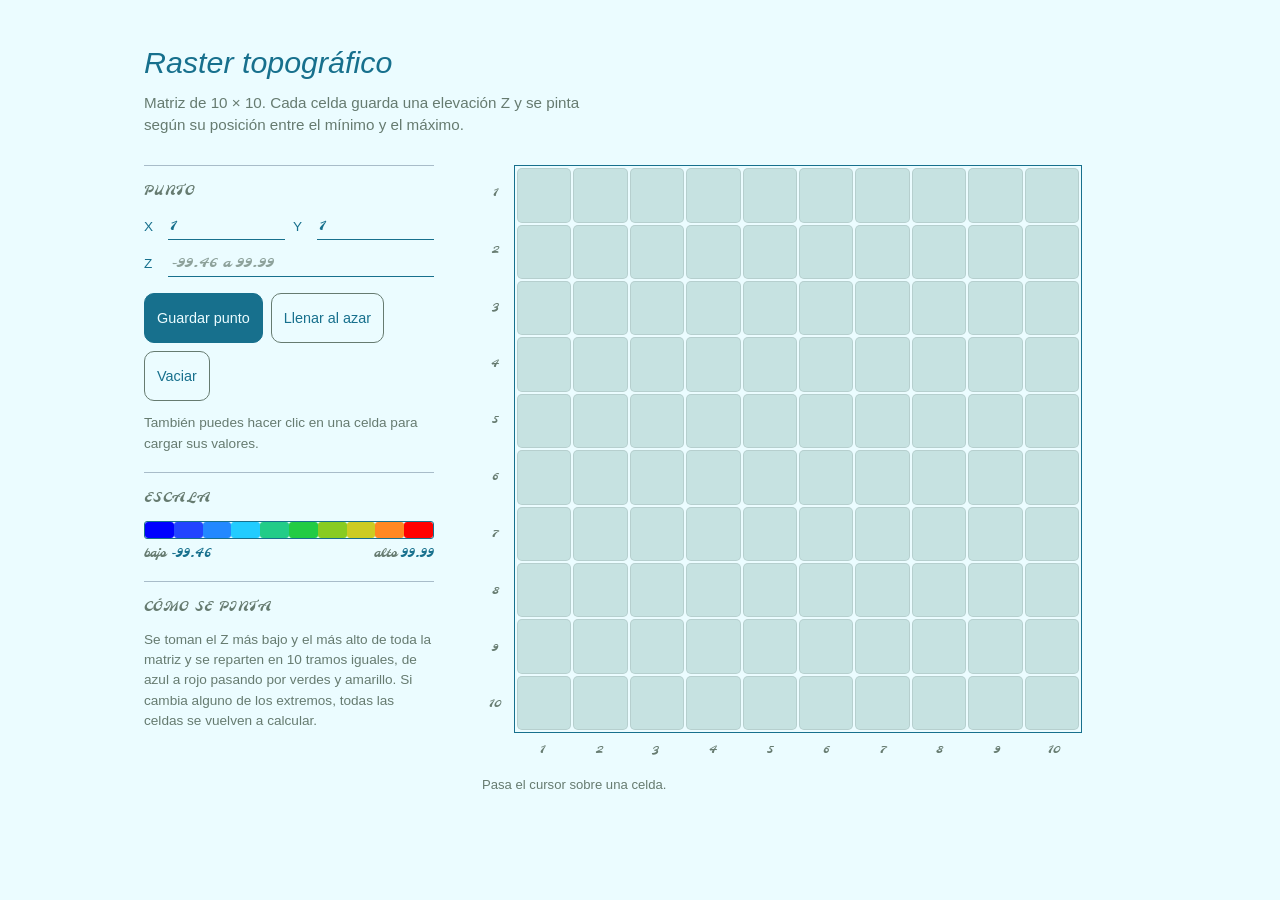
<file: Raster-1/index.html>
<!doctype html>
<html lang="es">
  <head>
    <meta charset="UTF-8" />
    <meta name="viewport" content="width=device-width, initial-scale=1.0" />
    <title>Raster topográfico</title>
    <link rel="stylesheet" href="style.css" />
    <script src="index.js" defer></script>
  </head>

  <body>
    <header class="encabezado">
      <h1>Raster topográfico</h1>
      <p>Matriz de 10 × 10. Cada celda guarda una elevación Z y se pinta según su posición entre el mínimo y el máximo.</p>
    </header>

    <main class="pagina">
      <aside class="panel">
        <section class="bloque">
          <h2>Punto</h2>

          <div class="fila">
            <label for="cx">X</label>
            <input type="number" id="cx" min="1" max="10" value="1" />
            <label for="cy">Y</label>
            <input type="number" id="cy" min="1" ma ="10" value="1" />
          </div>

          <div class="fila">
            <label for="cz">Z</label>
            <input type="number" id="cz" step="0.01" placeholder="-99.46 a 99.99" />
          </div>

          <div class="acciones">
            <button type="button" id="btn-add" class="boton">Guardar punto</button>
            <button type="button" id="btn-random" class="boton claro">Llenar al azar</button>
            <button type="button" id="btn-clear" class="boton claro">Vaciar</button>
          </div>
          <p class="nota">También puedes hacer clic en una celda para cargar sus valores.</p>
        </section>

        <section class="bloque">
          <h2>Escala</h2>
          <div class="paleta" id="palette-container">
            <div class="pal-color"><p>-99.46 -> -79.52</p></div>
            <div class="pal-color"><p>-79.52 -> -59.57</p></div>
            <div class="pal-color"><p>-59.57 -> -39.63</p></div>
            <div class="pal-color"><p>-39.63 -> -19.68</p></div>
            <div class="pal-color"><p>-19.68 -> 0.27</p></div>
            <div class="pal-color"><p>0.27 -> 20.21</p></div>
            <div class="pal-color"><p>20.21 -> 40.16</p></div>
            <div class="pal-color"><p>40.16 -> 60.10</p></div>
            <div class="pal-color"><p>60.10 -> 80.05</p></div>
            <div class="pal-color"><p>80.05 -> 99.99</p></div>
          </div>
          <div class="extremos">
            <span>bajo <strong id="stat-zmin">-</strong></span>
            <span>alto <strong id="stat-zmax">-</strong></span>
          </div>
        </section>

        <section class="bloque">
          <h2>Cómo se pinta</h2>
          <p class="nota">
            Se toman el Z más bajo y el más alto de toda la matriz y se reparten en
            10 tramos iguales, de azul a rojo pasando por verdes y amarillo. Si
            cambia alguno de los extremos, todas las celdas se vuelven a calcular.
          </p>
        </section>
      </aside>

      <section class="hoja">
        <div class="mapa">
          <div class="eje eje-y">
            <span>1</span><span>2</span><span>3</span><span>4</span><span>5</span>
            <span>6</span><span>7</span><span>8</span><span>9</span><span>10</span>
          </div>

          <div class="cuadricula" id="raster-grid">
            
          </div>

          <div class="vacio"></div>
          <div class="eje eje-x">
            <span>1</span><span>2</span><span>3</span><span>4</span><span>5</span>
            <span>6</span><span>7</span><span>8</span><span>9</span><span>10</span>
          </div>
        </div>

        <p class="lectura" id="lectura">Pasa el cursor sobre una celda.</p>
      </section>
    </main>
  </body>
</html>
</file>
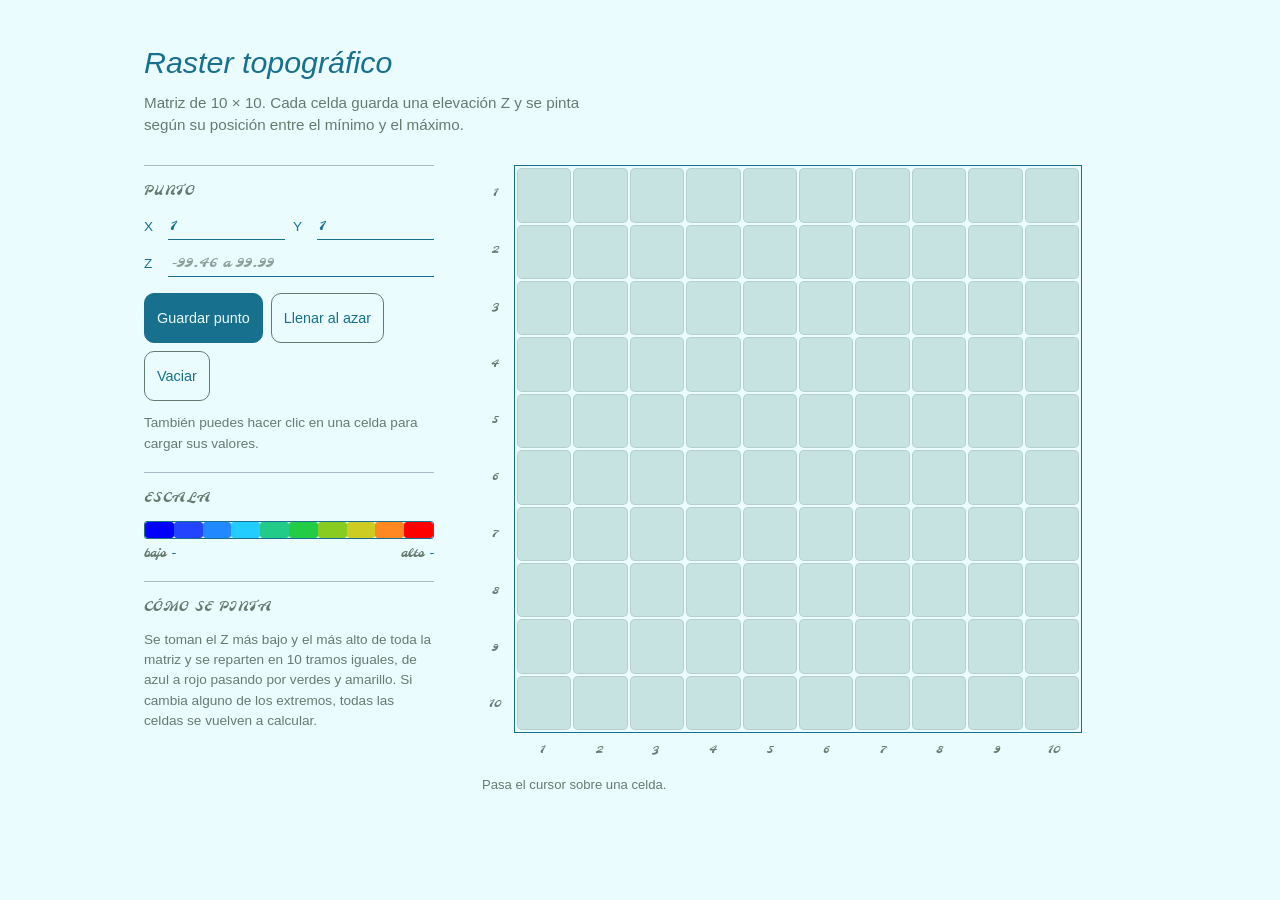
<file: Extra-pruebas/extra.html>
<!doctype html>
<html lang="es">
  <head>
    <meta charset="UTF-8" />
    <meta name="viewport" content="width=device-width, initial-scale=1.0" />
    <title>Raster topográfico</title>
    <link rel="stylesheet" href="styles.css" />
    <script src="index.js" defer></script>
  </head>

  <body>
    <header class="encabezado">
      <h1>Raster topográfico</h1>
      <p>Matriz de 10 × 10. Cada celda guarda una elevación Z y se pinta según su posición entre el mínimo y el máximo.</p>
    </header>

    <main class="pagina">
      <aside class="panel">
        <section class="bloque">
          <h2>Punto</h2>

          <div class="fila">
            <label for="cx">X</label>
            <input type="number" id="cx" min="1" max="10" value="1" />
            <label for="cy">Y</label>
            <input type="number" id="cy" min="1" ma ="10" value="1" />
          </div>

          <div class="fila">
            <label for="cz">Z</label>
            <input type="number" id="cz" step="0.01" placeholder="-99.46 a 99.99" />
          </div>

          <div class="acciones">
            <button type="button" id="btn-add" class="boton">Guardar punto</button>
            <button type="button" id="btn-random" class="boton claro">Llenar al azar</button>
            <button type="button" id="btn-clear" class="boton claro">Vaciar</button>
          </div>
          <p class="nota">También puedes hacer clic en una celda para cargar sus valores.</p>
        </section>

        <section class="bloque">
          <h2>Escala</h2>
          <div class="paleta" id="palette-container">
            <div class="pal-color"><p>Sin datos</p></div>
            <div class="pal-color"><p>Sin datos</p></div>
            <div class="pal-color"><p>Sin datos</p></div>
            <div class="pal-color"><p>Sin datos</p></div>
            <div class="pal-color"><p>Sin datos</p></div>
            <div class="pal-color"><p>Sin datos</p></div>
            <div class="pal-color"><p>Sin datos</p></div>
            <div class="pal-color"><p>Sin datos</p></div>
            <div class="pal-color"><p>Sin datos</p></div>
            <div class="pal-color"><p>Sin datos</p></div>
          </div>
          <div class="extremos">
            <span>bajo <strong id="stat-zmin">-</strong></span>
            <span>alto <strong id="stat-zmax">-</strong></span>
          </div>
        </section>

        <section class="bloque">
          <h2>Cómo se pinta</h2>
          <p class="nota">
            Se toman el Z más bajo y el más alto de toda la matriz y se reparten en
            10 tramos iguales, de azul a rojo pasando por verdes y amarillo. Si
            cambia alguno de los extremos, todas las celdas se vuelven a calcular.
          </p>
        </section>
      </aside>

      <section class="hoja">
        <div class="mapa">
          <div class="eje eje-y">
            <span>1</span><span>2</span><span>3</span><span>4</span><span>5</span>
            <span>6</span><span>7</span><span>8</span><span>9</span><span>10</span>
          </div>

          <div class="cuadricula" id="raster-grid"></div>

          <div class="vacio"></div>
          <div class="eje eje-x">
            <span>1</span><span>2</span><span>3</span><span>4</span><span>5</span>
            <span>6</span><span>7</span><span>8</span><span>9</span><span>10</span>
          </div>
        </div>

        <p class="lectura" id="lectura">Pasa el cursor sobre una celda.</p>
      </section>
    </main>
  </body>
</html>
</file>
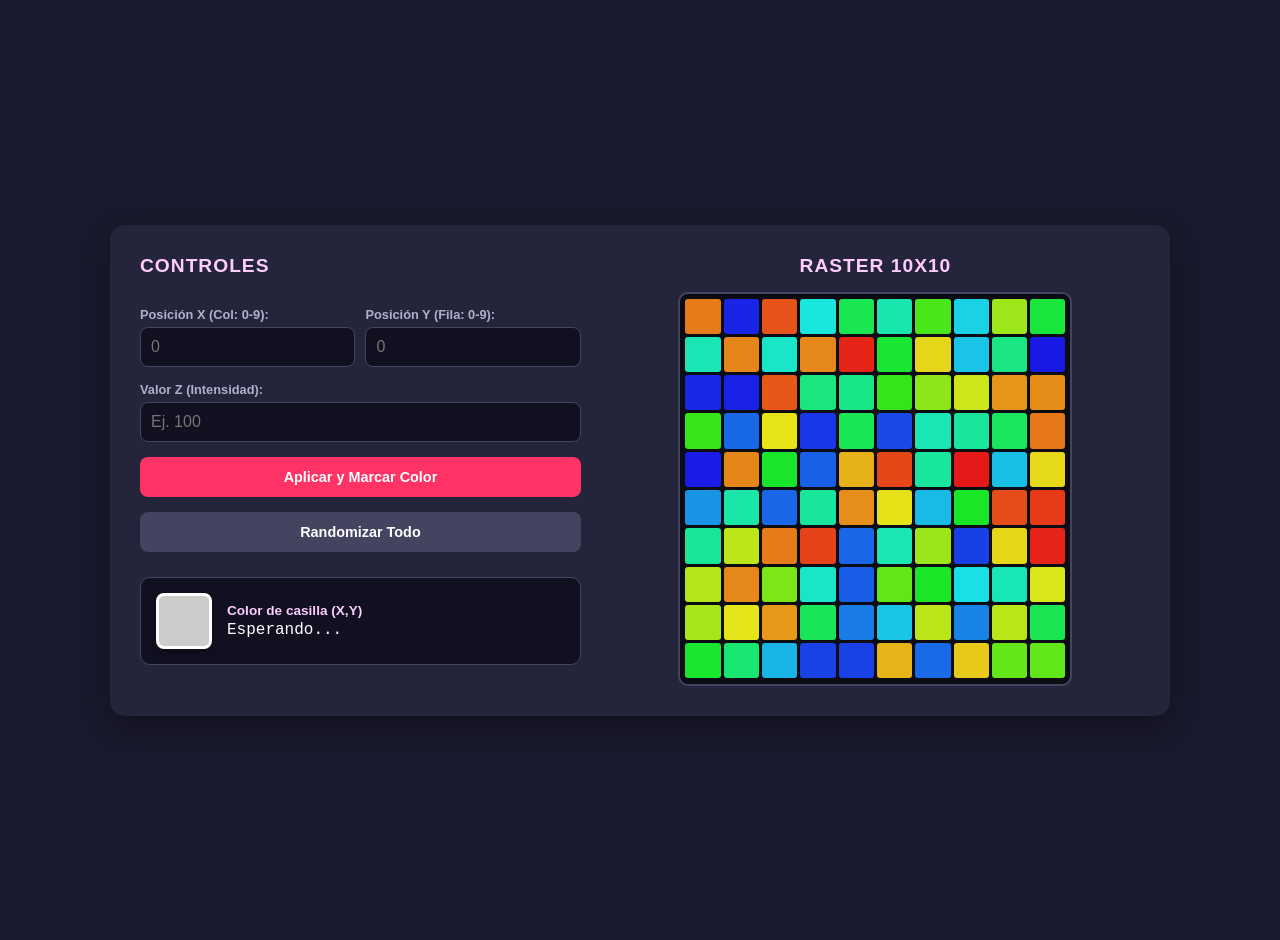
<file: Extra-pruebas/rast.html>
<!DOCTYPE html>
<html lang="es">
<head>
  <meta charset="UTF-8">
  <title>Generador de Raster 10x10</title>
  <style>
    :root {
      --bg-color: #1a1a2e;
      --card-bg: #24243a;
      --text-color: #f1f1f1;
      --accent-color: #ff3366;
      --border-color: #444460;
    }

    body {
      font-family: 'Segoe UI', Tahoma, Geneva, Verdana, sans-serif;
      background-color: var(--bg-color);
      color: var(--text-color);
      margin: 0;
      padding: 20px;
      display: flex;
      justify-content: center;
      min-height: 100vh;
      align-items: center;
    }

    .container {
      display: flex;
      gap: 30px;
      max-width: 1000px;
      width: 100%;
      background-color: var(--card-bg);
      padding: 30px;
      border-radius: 15px;
      box-shadow: 0 10px 30px rgba(0, 0, 0, 0.4);
    }

    .panel-controls {
      flex: 1;
      display: flex;
      flex-direction: column;
      gap: 15px;
    }

    .panel-raster {
      flex: 1.2;
      display: flex;
      flex-direction: column;
      align-items: center;
    }

    h2 {
      margin: 0 0 15px 0;
      color: #ffccff;
      text-transform: uppercase;
      font-size: 1.2rem;
      letter-spacing: 1px;
    }

    .input-group {
      display: flex;
      flex-direction: column;
      gap: 5px;
    }

    label {
      font-size: 0.8rem;
      color: #b0b0cc;
      font-weight: bold;
    }

    input[type="number"] {
      padding: 10px;
      border-radius: 8px;
      border: 1px solid var(--border-color);
      background-color: #101020;
      color: #fff;
      font-size: 1rem;
    }

    .row-inputs {
      display: flex;
      gap: 10px;
    }

    .row-inputs > div {
      flex: 1;
    }

    button {
      padding: 12px;
      border: none;
      border-radius: 8px;
      background-color: var(--accent-color);
      color: white;
      font-weight: bold;
      cursor: pointer;
      transition: all 0.2s ease;
      font-size: 0.9rem;
    }

    button:hover {
      background-color: #e62e5c;
      transform: translateY(-2px);
    }

    .btn-secondary {
      background-color: #444460;
    }

    .btn-secondary:hover {
      background-color: #555575;
    }

    #grid-raster {
      display: grid;
      grid-template-columns: repeat(10, 1fr);
      grid-template-rows: repeat(10, 1fr);
      gap: 3px;
      width: 380px;
      height: 380px;
      background-color: #0c0c14;
      padding: 5px;
      border-radius: 10px;
      border: 2px solid var(--border-color);
    }

    .cell {
      background-color: #33334d;
      border-radius: 3px;
      transition: background-color 0.3s ease;
    }

    .color-result-box {
      background: #101020;
      padding: 15px;
      border-radius: 10px;
      border: 1px solid var(--border-color);
      margin-top: 10px;
      display: flex;
      align-items: center;
      gap: 15px;
    }

    .color-preview {
      width: 50px;
      height: 50px;
      border-radius: 8px;
      border: 3px solid #fff;
      background-color: #ccc;
      box-shadow: 0 4px 8px rgba(0,0,0,0.3);
    }

    .color-info {
      flex: 1;
    }

    .color-info span {
      display: block;
      font-size: 0.85rem;
    }

    .color-info .color-title {
      font-weight: bold;
      color: #ffccff;
      margin-bottom: 3px;
    }

    .color-info .color-value {
      color: #fff;
      font-family: monospace;
      font-size: 1rem;
    }
  </style>
</head>
<body>

  <div class="container">
    <div class="panel-controls">
      <h2>Controles</h2>

      <div class="row-inputs">
        <div class="input-group">
          <label for="posX">Posición X (Col: 0-9):</label>
          <input type="number" id="posX" min="0" max="9" placeholder="0">
        </div>
        <div class="input-group">
          <label for="posY">Posición Y (Fila: 0-9):</label>
          <input type="number" id="posY" min="0" max="9" placeholder="0">
        </div>
      </div>

      <div class="input-group">
        <label for="valZ">Valor Z (Intensidad):</label>
        <input type="number" id="valZ" step="any" placeholder="Ej. 100">
      </div>

      <button onclick="aplicarPunto()">Aplicar y Marcar Color</button>
      <button class="btn-secondary" onclick="randomizarTodo()">Randomizar Todo</button>

      <div class="color-result-box">
        <div id="color-preview" class="color-preview"></div>
        <div class="color-info">
          <span class="color-title">Color de casilla (X,Y)</span>
          <span id="color-hex" class="color-value">Esperando...</span>
        </div>
      </div>

    </div>

    <div class="panel-raster">
      <h2>Raster 10x10</h2>
      <div id="grid-raster"></div>
    </div>
  </div>

  <script>
    const gridSize = 10;
    let matriz = Array(gridSize).fill(null).map(() => Array(gridSize).fill(0));
    const gridContainer = document.getElementById('grid-raster');
    
    function crearGrid() {
      gridContainer.innerHTML = '';
      for (let r = 0; r < gridSize; r++) {
        for (let c = 0; c < gridSize; c++) {
          const cell = document.createElement('div');
          cell.className = 'cell';
          cell.id = `cell-${r}-${c}`;
          gridContainer.appendChild(cell);
        }
      }
    }

    function obtenerColor(valor, min, max) {
      if (min === max) return 'hsl(220, 70%, 50%)';
      const porcentaje = (valor - min) / (max - min);
      const hue = (1 - porcentaje) * 240;
      return `hsl(${hue}, 80%, 50%)`;
    }

    function actualizarVisualizacion() {
      const valores = matriz.flat();
      const min = Math.min(...valores);
      const max = Math.max(...valores);

      for (let r = 0; r < gridSize; r++) {
        for (let c = 0; c < gridSize; c++) {
          const val = matriz[r][c];
          const cell = document.getElementById(`cell-${r}-${c}`);
          cell.style.backgroundColor = obtenerColor(val, min, max);
        }
      }
    }

    function hslToHex(hsl) {
      const tempElement = document.createElement('div');
      tempElement.style.color = hsl;
      document.body.appendChild(tempElement);
      const rgb = window.getComputedStyle(tempElement).color;
      document.body.removeChild(tempElement);

      const rgbValues = rgb.match(/\d+/g);
      const r = parseInt(rgbValues[0]);
      const g = parseInt(rgbValues[1]);
      const b = parseInt(rgbValues[2]);
      return "#" + ((1 << 24) + (r << 16) + (g << 8) + b).toString(16).slice(1);
    }

    function aplicarPunto() {
      const x = parseInt(document.getElementById('posX').value);
      const y = parseInt(document.getElementById('posY').value);
      const z = parseFloat(document.getElementById('valZ').value);

      if (isNaN(x) || isNaN(y) || isNaN(z) || x < 0 || x > 9 || y < 0 || y > 9) {
        alert("Coordenadas inválidas (0-9) o falta valor Z.");
        return;
      }

      matriz[y][x] = z; 
      actualizarVisualizacion();

      const cell = document.getElementById(`cell-${y}-${x}`);
      const colorCalculadoRaw = cell.style.backgroundColor;
      const colorHex = hslToHex(colorCalculadoRaw);

      document.getElementById('color-preview').style.backgroundColor = colorCalculadoRaw;
      document.getElementById('color-hex').innerText = `Valor Z: ${z.toFixed(1)} -> ${colorHex}`;
      
      cell.style.boxShadow = "0 0 15px white";
      setTimeout(() => cell.style.boxShadow = "none", 500);
    }

    function randomizarTodo() {
      for (let r = 0; r < gridSize; r++) {
        for (let c = 0; c < gridSize; c++) {
          matriz[r][c] = parseFloat((Math.random() * 200 - 100).toFixed(1));
        }
      }
      actualizarVisualizacion();
      document.getElementById('color-preview').style.backgroundColor = '#ccc';
      document.getElementById('color-hex').innerText = 'Esperando...';
    }

    crearGrid();
    randomizarTodo();
  </script>
</body>
</html>
</file>
<file: Raster-1/style.css>
@import url('https://fonts.googleapis.com/css2?family=Grenze+Gotisch:wght@100..900&family=Isometra&family=Molle:ital@1&display=swap');


:root {
  --papel: #ebfcff;
  --papel-oscuro: #c6e2e1;
  --tinta: #17708d;
  --apagado: #667b70;
  --linea: #a8bcc9;
  --sello: #2a65a4;
  --serif: 'Segoe UI', Tahoma, Geneva, Verdana, sans-serif;
  --mono: "Molle", "SF Mono", Menlo, Consolas, monospace;
}

* {
  box-sizing: border-box;
  margin: 0;
  padding: 0;
}

body {
  background: var(--papel);
  color: var(--tinta);
  font-family: var(--serif);
  font-weight: 500;
  line-height: 1.5;
}

.encabezado {
  max-width: 1040px;
  margin: 0 auto;
  padding: 40px 24px 20px;
}

.encabezado h1 {
  font-family: "Isometra", var(--serif);
  font-size: 1.9rem;
  font-weight: normal;
  font-style: italic;
}

.encabezado p {
  margin-top: 6px;
  max-width: 54ch;
  color: var(--apagado);
  font-size: 0.95rem;
}

.pagina {
  max-width: 1040px;
  margin: 0 auto;
  padding: 8px 24px 56px;
  display: grid;
  grid-template-columns: 290px 1fr;
  gap: 48px;
  align-items: start;
}

/* Panel izquierdo: sin tarjetas, solo secciones separadas por una línea */

.bloque {
  padding: 18px 0;
  border-top: 1px solid var(--linea);
}

.bloque h2 {
  font-family: var(--mono);
  font-size: 0.72rem;
  font-weight: normal;
  letter-spacing: 0.12em;
  text-transform: uppercase;
  color: var(--apagado);
  margin-bottom: 12px;
}

.fila {
  display: flex;
  align-items: center;
  gap: 8px;
  margin-bottom: 10px;
}

.fila label {
  font-family: "Isometra",var(--serif);
  font-size: 0.85rem;
  width: 1.2em;
}

.fila input {
  flex: 1;
  min-width: 0;
  font-family: var(--mono);
  font-size: 0.9rem;
  color: var(--tinta);
  background: transparent;
  border: none;
  border-bottom: 1px solid var(--tinta);
  padding: 4px 2px;
  border-radius: 0;
}

.fila input:focus {
  outline: none;
  background: var(--papel-oscuro);
}

.fila input::placeholder {
  color: var(--apagado);
  opacity: 0.7;
}

.acciones {
  display: flex;
  flex-wrap: wrap;
  gap: 8px;
  margin-top: 16px;
}

.boton {
  height: 50px;
  font-family: "Isometra", var(--serif);
  font-size: 0.9rem;
  font-weight: 100;
  color: var(--papel);
  background: var(--tinta);
  border: 1px solid var(--tinta);
  border-radius: 10px;
  padding: 6px 12px;
  cursor: pointer;
}

.boton:hover {
  background: var(--sello);
  border-color: var(--sello);
}

.boton.claro {
  color: var(--tinta);
  background: transparent;
  border-color: var(--apagado);
}

.boton.claro:hover {
  background: var(--papel-oscuro);
  border-color: var(--tinta);
}

.nota {
  margin-top: 12px;
  font-size: 0.85rem;
  color: var(--apagado);
}

/* Escala */

.paleta {
  display: grid;
  grid-template-columns: repeat(10, 1fr);
  height: 18px;
  border: 1px solid var(--tinta);
  border-radius: 3px;
}

.pal-color {
  position: relative;
  border-radius: 3px;
  cursor: default;
}

.pal-color p {
  display: none;
}

.pal-color:hover p {
  display: block;
  position: absolute;
  bottom: 26px;
  left: 50%;
  transform: translateX(-50%);
  white-space: nowrap;
  font-family: var(--mono);
  font-size: 0.72rem;
  color: var(--tinta);
  background: var(--papel);
  border: 1px solid var(--tinta);
  padding: 2px 6px;
  pointer-events: none;
  z-index: 3;
}

.extremos {
  display: flex;
  justify-content: space-between;
  margin-top: 6px;
  font-family: var(--mono);
  font-size: 0.78rem;
  color: var(--apagado);
}

.extremos strong {
  font-weight: normal;
  color: var(--tinta);
}

/* Hoja con la cuadrícula */

.hoja {
  max-width: 600px;
}

.mapa {
  display: grid;
  grid-template-columns: 26px 1fr;
  grid-template-rows: auto 22px;
  gap: 6px;
}

.eje {
  display: grid;
  grid-template-columns: repeat(10, 1fr);
  font-family: var(--mono);
  font-size: 0.7rem;
  color: var(--apagado);
}

.eje span {
  text-align: center;
  align-self: center;
}

.eje-y {
  grid-template-columns: none;
  grid-template-rows: repeat(10, 1fr);
}

.cuadricula {
  display: grid;
  grid-template-columns: repeat(10, 1fr);
  grid-template-rows: repeat(10, 1fr);
  gap: 2px;
  aspect-ratio: 1 / 1;
  padding: 2px;
  border: 1px solid var(--tinta);
}

.color {
  background-color: var(--papel-oscuro);
  border-radius: 5px;
  border: 1px solid rgba(43, 42, 38, 0.1);
  cursor: crosshair;
}

.color:hover {
  outline: 2px solid var(--tinta);
  outline-offset: -2px;
}

.color.elegida {
  outline: 2px solid var(--sello);
  outline-offset: 1px;
}

.lectura {
  margin-top: 14px;
  font-family: var(--serif);
  font-size: 0.82rem;
  color: var(--apagado);
  min-height: 1.4em;
}

@media (max-width: 820px) {
  .pagina {
    grid-template-columns: 1fr;
    gap: 16px;
  }

  .hoja {
    order: -1;
    max-width: none;
  }
}
</file>
<file: Extra-pruebas/styles.css>
@import url('https://fonts.googleapis.com/css2?family=Grenze+Gotisch:wght@100..900&family=Isometra&family=Molle:ital@1&display=swap');


:root {
  --papel: #ebfcff;
  --papel-oscuro: #c6e2e1;
  --tinta: #17708d;
  --apagado: #667b70;
  --linea: #a8bcc9;
  --sello: #2a65a4;
  --serif: 'Segoe UI', Tahoma, Geneva, Verdana, sans-serif;
  --mono: "Molle", "SF Mono", Menlo, Consolas, monospace;
}

* {
  box-sizing: border-box;
  margin: 0;
  padding: 0;
}

body {
  background: var(--papel);
  color: var(--tinta);
  font-family: var(--serif);
  font-weight: 500;
  line-height: 1.5;
}

.encabezado {
  max-width: 1040px;
  margin: 0 auto;
  padding: 40px 24px 20px;
}

.encabezado h1 {
  font-family: "Isometra", var(--serif);
  font-size: 1.9rem;
  font-weight: normal;
  font-style: italic;
}

.encabezado p {
  margin-top: 6px;
  max-width: 54ch;
  color: var(--apagado);
  font-size: 0.95rem;
}

.pagina {
  max-width: 1040px;
  margin: 0 auto;
  padding: 8px 24px 56px;
  display: grid;
  grid-template-columns: 290px 1fr;
  gap: 48px;
  align-items: start;
}

/* Panel izquierdo: sin tarjetas, solo secciones separadas por una línea */

.bloque {
  padding: 18px 0;
  border-top: 1px solid var(--linea);
}

.bloque h2 {
  font-family: var(--mono);
  font-size: 0.72rem;
  font-weight: normal;
  letter-spacing: 0.12em;
  text-transform: uppercase;
  color: var(--apagado);
  margin-bottom: 12px;
}

.fila {
  display: flex;
  align-items: center;
  gap: 8px;
  margin-bottom: 10px;
}

.fila label {
  font-family: "Isometra",var(--serif);
  font-size: 0.85rem;
  width: 1.2em;
}

.fila input {
  flex: 1;
  min-width: 0;
  font-family: var(--mono);
  font-size: 0.9rem;
  color: var(--tinta);
  background: transparent;
  border: none;
  border-bottom: 1px solid var(--tinta);
  padding: 4px 2px;
  border-radius: 0;
}

.fila input:focus {
  outline: none;
  background: var(--papel-oscuro);
}

.fila input::placeholder {
  color: var(--apagado);
  opacity: 0.7;
}

.acciones {
  display: flex;
  flex-wrap: wrap;
  gap: 8px;
  margin-top: 16px;
}

.boton {
  height: 50px;
  font-family: "Isometra", var(--serif);
  font-size: 0.9rem;
  font-weight: 100;
  color: var(--papel);
  background: var(--tinta);
  border: 1px solid var(--tinta);
  border-radius: 10px;
  padding: 6px 12px;
  cursor: pointer;
}

.boton:hover {
  background: var(--sello);
  border-color: var(--sello);
}

.boton.claro {
  color: var(--tinta);
  background: transparent;
  border-color: var(--apagado);
}

.boton.claro:hover {
  background: var(--papel-oscuro);
  border-color: var(--tinta);
}

.nota {
  margin-top: 12px;
  font-size: 0.85rem;
  color: var(--apagado);
}

/* Escala */

.paleta {
  display: grid;
  grid-template-columns: repeat(10, 1fr);
  height: 18px;
  border: 1px solid var(--tinta);
  border-radius: 3px;
}

.pal-color {
  position: relative;
  border-radius: 3px;
  cursor: default;
}

.pal-color p {
  display: none;
}

.pal-color:hover p {
  display: block;
  position: absolute;
  bottom: 26px;
  left: 50%;
  transform: translateX(-50%);
  white-space: nowrap;
  font-family: var(--mono);
  font-size: 0.72rem;
  color: var(--tinta);
  background: var(--papel);
  border: 1px solid var(--tinta);
  padding: 2px 6px;
  pointer-events: none;
  z-index: 3;
}

.extremos {
  display: flex;
  justify-content: space-between;
  margin-top: 6px;
  font-family: var(--mono);
  font-size: 0.78rem;
  color: var(--apagado);
}

.extremos strong {
  font-weight: normal;
  color: var(--tinta);
}

/* Hoja con la cuadrícula */

.hoja {
  max-width: 600px;
}

.mapa {
  display: grid;
  grid-template-columns: 26px 1fr;
  grid-template-rows: auto 22px;
  gap: 6px;
}

.eje {
  display: grid;
  grid-template-columns: repeat(10, 1fr);
  font-family: var(--mono);
  font-size: 0.7rem;
  color: var(--apagado);
}

.eje span {
  text-align: center;
  align-self: center;
}

.eje-y {
  grid-template-columns: none;
  grid-template-rows: repeat(10, 1fr);
}

.cuadricula {
  display: grid;
  grid-template-columns: repeat(10, 1fr);
  grid-template-rows: repeat(10, 1fr);
  gap: 2px;
  aspect-ratio: 1 / 1;
  padding: 2px;
  border: 1px solid var(--tinta);
}

.color {
  background-color: var(--papel-oscuro);
  border-radius: 5px;
  border: 1px solid rgba(43, 42, 38, 0.1);
  cursor: crosshair;
}

.color:hover {
  outline: 2px solid var(--tinta);
  outline-offset: -2px;
}

.color.elegida {
  outline: 2px solid var(--sello);
  outline-offset: 1px;
}

.lectura {
  margin-top: 14px;
  font-family: var(--serif);
  font-size: 0.82rem;
  color: var(--apagado);
  min-height: 1.4em;
}

@media (max-width: 820px) {
  .pagina {
    grid-template-columns: 1fr;
    gap: 16px;
  }

  .hoja {
    order: -1;
    max-width: none;
  }
}
</file>
